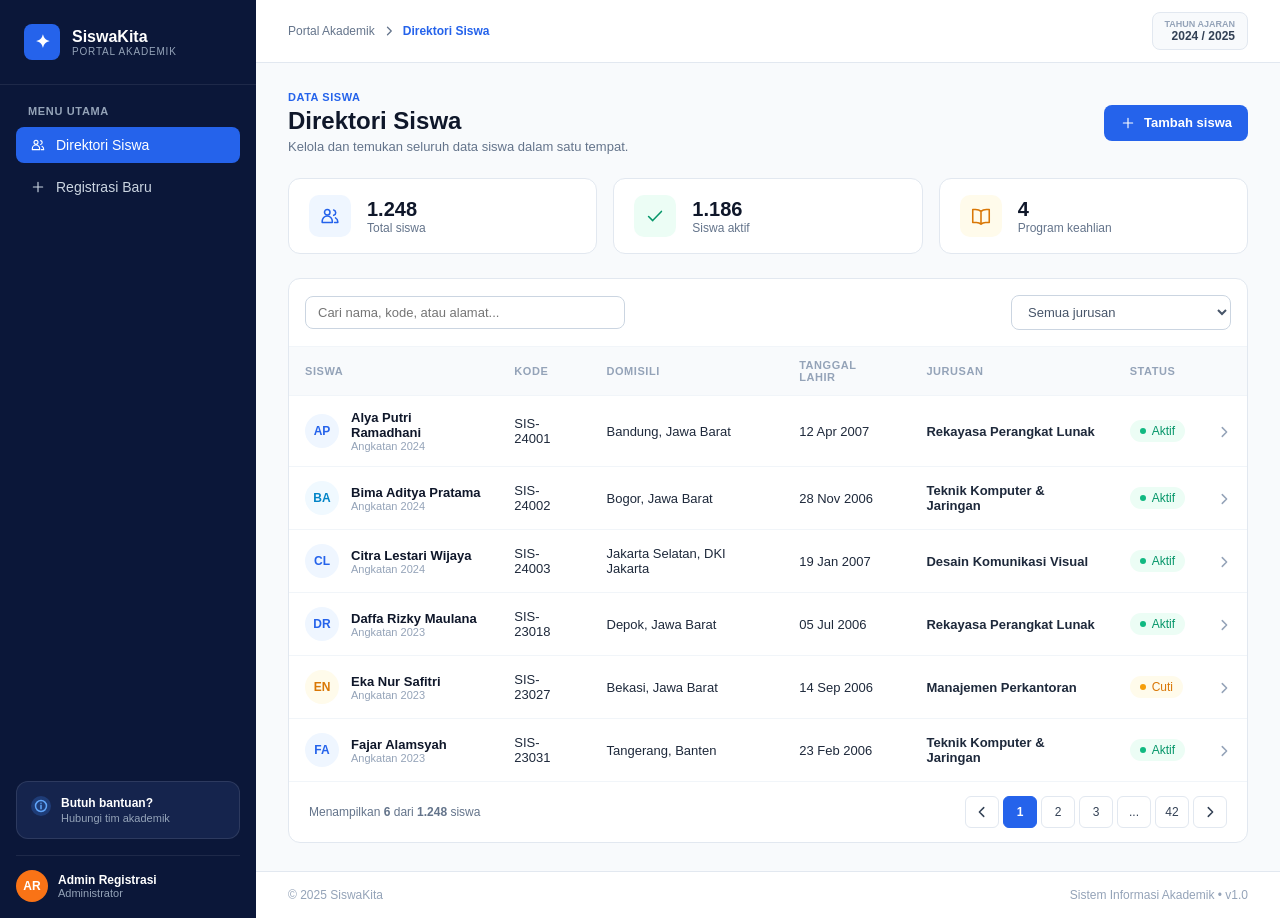
<file: index.html>
<!DOCTYPE html>
<html lang="id">
<head>
  <meta charset="UTF-8" />
  <meta name="viewport" content="width=device-width, initial-scale=1.0" />
  <title>Direktori Siswa - SiswaKita</title>
  <meta name="title" content="Direktori Siswa - SiswaKita | Portal Akademik Sekolah" />
  <meta name="description" content="Kelola dan cari data induk siswa secara terpusat melalui Direktori Siswa SiswaKita. Portal akademik resmi untuk administrasi sekolah yang cepat dan akurat." />
  <meta name="keywords" content="direktori siswa, portal akademik, sistem informasi sekolah, data siswa, SiswaKita, administrasi sekolah" />
  <meta name="author" content="Tim Akademik SiswaKita" />


  <link rel="stylesheet" href="asssets/css/style.css">
</head>
<body>

  <!-- Sidebar -->
  <aside class="sidebar">
    <div>
      <div class="brand-box">
        <div class="sidebar-brand-icon" aria-hidden="true">&#10022;</div>
        <div>
          <div class="brand-title">SiswaKita</div>
          <div class="brand-subtitle">Portal Akademik</div>
        </div>
      </div>

      <div class="menu-section">
        <p class="menu-heading">Menu Utama</p>
        <ul class="nav-list">
          <li><a href="index.html" class="nav-link-custom active" aria-current="page"><svg class="nav-icon" aria-hidden="true" viewBox="0 0 24 24" fill="none"><circle cx="9" cy="8" r="3"></circle><path d="M3.5 19v-1.5a5.5 5.5 0 0 1 11 0V19h-11ZM16 5.5a3 3 0 0 1 0 5.8M18 14a5 5 0 0 1 2.5 4.3V19H17"></path></svg><span>Direktori Siswa</span></a></li>
          <li><a href="registrasi.html" class="nav-link-custom"><svg class="nav-icon" aria-hidden="true" viewBox="0 0 24 24" fill="none"><path d="M12 5v14M5 12h14"></path></svg><span>Registrasi Baru</span></a></li>
        </ul>
      </div>
    </div>

    <div class="sidebar-footer">
      <div class="help-box">
        <div class="help-badge"><svg class="ui-icon" aria-hidden="true" viewBox="0 0 16 16" fill="none"><circle cx="8" cy="8" r="6.25"></circle><path d="M8 7.25v4M8 4.75h.01"></path></svg></div>
        <div>
          <div class="help-title">Butuh bantuan?</div>
          <div class="help-subtitle">Hubungi tim akademik</div>
        </div>
      </div>

      <div class="admin-box">
        <div class="admin-avatar">AR</div>
        <div>
          <div class="admin-name">Admin Registrasi</div>
          <div class="admin-role">Administrator</div>
        </div>
      </div>
    </div>
  </aside>

  <!-- Main Content -->
  <div class="main-wrapper">
    <div>
      <header class="topbar">
        <nav class="breadcrumb-custom" aria-label="Breadcrumb">
          <span>Portal Akademik</span>
          <svg class="ui-icon breadcrumb-icon" aria-hidden="true" viewBox="0 0 16 16" fill="none"><path d="m6 3 5 5-5 5"></path></svg>
          <span class="breadcrumb-active">Direktori Siswa</span>
        </nav>
        <div class="tahun-box">
          <div class="tahun-label">Tahun Ajaran</div>
          <div class="tahun-value">2024 / 2025</div>
        </div>
      </header>

      <main class="content-container">
        <div class="page-header">
          <div>
            <div class="page-eyebrow">Data Siswa</div>
            <h1 class="page-title">Direktori Siswa</h1>
            <p class="page-subtitle">Kelola dan temukan seluruh data siswa dalam satu tempat.</p>
          </div>
          <a href="registrasi.html" class="btn-primary-custom"><svg class="ui-icon" aria-hidden="true" viewBox="0 0 24 24" fill="none"><path d="M12 5v14M5 12h14"></path></svg>Tambah siswa</a>
        </div>

        <!-- Stat Cards -->
        <div class="stats-grid">
          <div class="stat-card">
            <div class="stat-icon icon-blue"><svg aria-hidden="true" viewBox="0 0 24 24" fill="none"><circle cx="9" cy="8" r="3"></circle><path d="M3.5 19v-1.5a5.5 5.5 0 0 1 11 0V19h-11ZM16 5.5a3 3 0 0 1 0 5.8M18 14a5 5 0 0 1 2.5 4.3V19H17"></path></svg></div>
            <div>
              <div class="stat-number">1.248</div>
              <div class="stat-label">Total siswa</div>
            </div>
          </div>

          <div class="stat-card">
            <div class="stat-icon icon-green"><svg aria-hidden="true" viewBox="0 0 24 24" fill="none"><path d="m5 12.5 4.5 4.5L19 7"></path></svg></div>
            <div>
              <div class="stat-number">1.186</div>
              <div class="stat-label">Siswa aktif</div>
            </div>
          </div>

          <div class="stat-card">
            <div class="stat-icon icon-amber"><svg aria-hidden="true" viewBox="0 0 24 24" fill="none"><path d="M12 7v14M12 7C10.7 5.7 8.8 5 6 5H3v14h4c2.2 0 3.8.6 5 2m0-14c1.3-1.3 3.2-2 6-2h3v14h-4c-2.2 0-3.8.6-5 2"></path></svg></div>
            <div>
              <div class="stat-number">4</div>
              <div class="stat-label">Program keahlian</div>
            </div>
          </div>
        </div>
 <!-- Table Card -->
        <div class="table-card">
          <div class="filter-bar">
            <input type="text" id="searchInput" class="search-input" placeholder="Cari nama, kode, atau alamat...">
            <select id="jurusanFilter" class="jurusan-select">
              <option value="ALL">Semua jurusan</option>
              <option value="Rekayasa Perangkat Lunak">Rekayasa Perangkat Lunak</option>
              <option value="Teknik Komputer & Jaringan">Teknik Komputer & Jaringan</option>
              <option value="Desain Komunikasi Visual">Desain Komunikasi Visual</option>
              <option value="Manajemen Perkantoran">Manajemen Perkantoran</option>
            </select>
          </div>

          <div class="table-responsive">
            <table class="table-custom">
              <thead>
                <tr>
                  <th>Siswa</th>
                  <th>Kode</th>
                  <th>Domisili</th>
                  <th>Tanggal Lahir</th>
                  <th>Jurusan</th>
                  <th>Status</th>
                  <th></th>
                </tr>
              </thead>
              <tbody>
                <tr class="student-row" data-jurusan="Rekayasa Perangkat Lunak">
                  <td>
                    <div class="student-info">
                      <div class="avatar-circle av-blue">AP</div>
                      <div>
                        <div class="student-name">Alya Putri Ramadhani</div>
                        <div class="student-angkatan">Angkatan 2024</div>
                      </div>
                    </div>
                  </td>
                  <td>SIS-24001</td>
                  <td>Bandung, Jawa Barat</td>
                  <td>12 Apr 2007</td>
                  <td><strong>Rekayasa Perangkat Lunak</strong></td>
                  <td><span class="badge-aktif"><span class="dot-green"></span> Aktif</span></td>
                  <td><svg class="ui-icon row-chevron" aria-hidden="true" viewBox="0 0 16 16" fill="none"><path d="m6 3 5 5-5 5"></path></svg></td>
                </tr>

                <tr class="student-row" data-jurusan="Teknik Komputer & Jaringan">
                  <td>
                    <div class="student-info">
                      <div class="avatar-circle av-sky">BA</div>
                      <div>
                        <div class="student-name">Bima Aditya Pratama</div>
                        <div class="student-angkatan">Angkatan 2024</div>
                      </div>
                    </div>
                  </td>
                  <td>SIS-24002</td>
                  <td>Bogor, Jawa Barat</td>
                  <td>28 Nov 2006</td>
                  <td><strong>Teknik Komputer & Jaringan</strong></td>
                  <td><span class="badge-aktif"><span class="dot-green"></span> Aktif</span></td>
                  <td><svg class="ui-icon row-chevron" aria-hidden="true" viewBox="0 0 16 16" fill="none"><path d="m6 3 5 5-5 5"></path></svg></td>
                </tr>

                <tr class="student-row" data-jurusan="Desain Komunikasi Visual">
                  <td>
                    <div class="student-info">
                      <div class="avatar-circle av-blue">CL</div>
                      <div>
                        <div class="student-name">Citra Lestari Wijaya</div>
                        <div class="student-angkatan">Angkatan 2024</div>
                      </div>
                    </div>
                  </td>
                  <td>SIS-24003</td>
                  <td>Jakarta Selatan, DKI Jakarta</td>
                  <td>19 Jan 2007</td>
                  <td><strong>Desain Komunikasi Visual</strong></td>
                  <td><span class="badge-aktif"><span class="dot-green"></span> Aktif</span></td>
                  <td><svg class="ui-icon row-chevron" aria-hidden="true" viewBox="0 0 16 16" fill="none"><path d="m6 3 5 5-5 5"></path></svg></td>
                </tr>

                <tr class="student-row" data-jurusan="Rekayasa Perangkat Lunak">
                  <td>
                    <div class="student-info">
                      <div class="avatar-circle av-blue">DR</div>
                      <div>
                        <div class="student-name">Daffa Rizky Maulana</div>
                        <div class="student-angkatan">Angkatan 2023</div>
                      </div>
                    </div>
                  </td>
                  <td>SIS-23018</td>
                  <td>Depok, Jawa Barat</td>
                  <td>05 Jul 2006</td>
                  <td><strong>Rekayasa Perangkat Lunak</strong></td>
                  <td><span class="badge-aktif"><span class="dot-green"></span> Aktif</span></td>
                  <td><svg class="ui-icon row-chevron" aria-hidden="true" viewBox="0 0 16 16" fill="none"><path d="m6 3 5 5-5 5"></path></svg></td>
                </tr>

                <tr class="student-row" data-jurusan="Manajemen Perkantoran">
                  <td>
                    <div class="student-info">
                      <div class="avatar-circle av-amber">EN</div>
                      <div>
                        <div class="student-name">Eka Nur Safitri</div>
                        <div class="student-angkatan">Angkatan 2023</div>
                      </div>
                    </div>
                  </td>
                  <td>SIS-23027</td>
                  <td>Bekasi, Jawa Barat</td>
                  <td>14 Sep 2006</td>
                  <td><strong>Manajemen Perkantoran</strong></td>
                  <td><span class="badge-cuti"><span class="dot-amber"></span> Cuti</span></td>
                  <td><svg class="ui-icon row-chevron" aria-hidden="true" viewBox="0 0 16 16" fill="none"><path d="m6 3 5 5-5 5"></path></svg></td>
                </tr>

                <tr class="student-row" data-jurusan="Teknik Komputer & Jaringan">
                  <td>
                    <div class="student-info">
                      <div class="avatar-circle av-blue">FA</div>
                      <div>
                        <div class="student-name">Fajar Alamsyah</div>
                        <div class="student-angkatan">Angkatan 2023</div>
                      </div>
                    </div>
                  </td>
                  <td>SIS-23031</td>
                  <td>Tangerang, Banten</td>
                  <td>23 Feb 2006</td>
                  <td><strong>Teknik Komputer & Jaringan</strong></td>
                  <td><span class="badge-aktif"><span class="dot-green"></span> Aktif</span></td>
                  <td><svg class="ui-icon row-chevron" aria-hidden="true" viewBox="0 0 16 16" fill="none"><path d="m6 3 5 5-5 5"></path></svg></td>
                </tr>
              </tbody>
            </table>
          </div>

          <div class="table-footer">
            <div>Menampilkan <strong>6</strong> dari <strong>1.248</strong> siswa</div>
            <ul class="pagination-list">
              <li><a href="#" class="page-btn" aria-label="Halaman sebelumnya"><svg class="ui-icon" aria-hidden="true" viewBox="0 0 16 16" fill="none"><path d="m10 3-5 5 5 5"></path></svg></a></li>
              <li><a href="#" class="page-btn active">1</a></li>
              <li><a href="#" class="page-btn">2</a></li>
              <li><a href="#" class="page-btn">3</a></li>
              <li><span class="page-btn">...</span></li>
              <li><a href="#" class="page-btn">42</a></li>
              <li><a href="#" class="page-btn" aria-label="Halaman berikutnya"><svg class="ui-icon" aria-hidden="true" viewBox="0 0 16 16" fill="none"><path d="m6 3 5 5-5 5"></path></svg></a></li>
            </ul>
          </div>
        </div>
      </main>
    </div>

    <footer class="footer-custom">
      <span>&copy; 2025 SiswaKita</span>
      <span>Sistem Informasi Akademik &bull; v1.0</span>
    </footer>
  </div>

  <script src="asssets/js/script.js"></script>
</body>
</html>
</file>
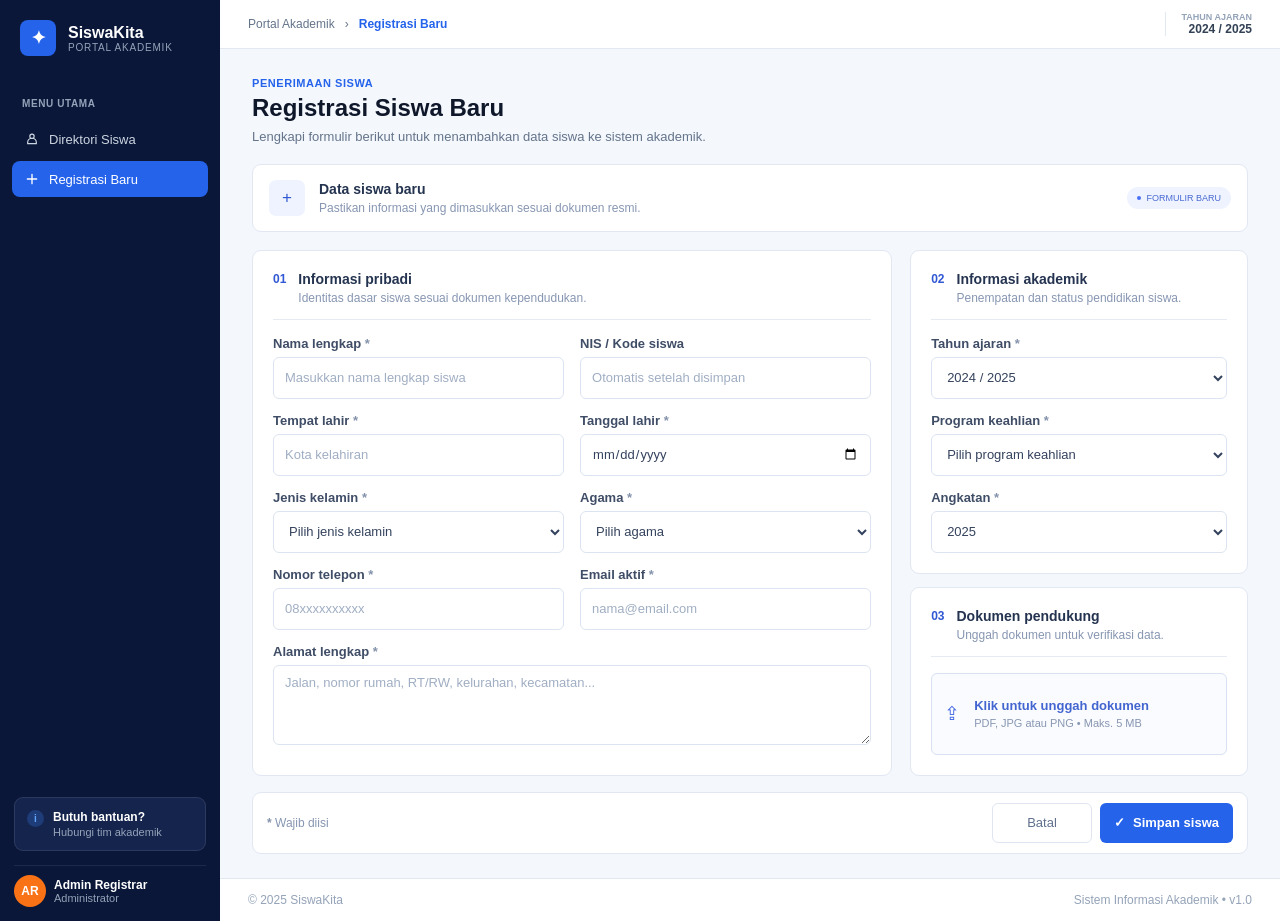
<file: registrasi.html>
<!DOCTYPE html>
<html lang="id">
<head>
  <meta charset="UTF-8">
  <meta name="viewport" content="width=device-width, initial-scale=1.0">
  <title>Registrasi Siswa Baru - SiswaKita</title>
  <link rel="stylesheet" href="asssets/css/style.css">
</head>
<body class="registration-page">
  <aside class="sidebar">
    <div>
      <a class="brand-box" href="index.html">
        <span class="sidebar-brand-icon" aria-hidden="true">&#10022;</span>
        <span>
          <span class="brand-title">SiswaKita</span>
          <span class="brand-subtitle">Portal Akademik</span>
        </span>
      </a>

      <nav class="menu-section" aria-label="Menu utama">
        <p class="menu-heading">Menu Utama</p>
        <ul class="nav-list">
          <li><a href="index.html" class="nav-link-custom"><svg class="nav-icon" aria-hidden="true" viewBox="0 0 24 24" fill="none"><circle cx="12" cy="8" r="3.25"></circle><path d="M5.5 19v-1.6a6.5 6.5 0 0 1 13 0V19h-13Z"></path></svg><span>Direktori Siswa</span></a></li>
          <li><a href="registrasi.html" class="nav-link-custom active" aria-current="page"><svg class="nav-icon" aria-hidden="true" viewBox="0 0 24 24" fill="none"><path d="M12 5v14M5 12h14"></path></svg><span>Registrasi Baru</span></a></li>
        </ul>
      </nav>
    </div>

    <div class="sidebar-footer">
      <div class="help-box">
        <span class="help-badge" aria-hidden="true">i</span>
        <div>
          <div class="help-title">Butuh bantuan?</div>
          <div class="help-subtitle">Hubungi tim akademik</div>
        </div>
      </div>
      <div class="admin-box">
        <div class="admin-avatar">AR</div>
        <div>
          <div class="admin-name">Admin Registrar</div>
          <div class="admin-role">Administrator</div>
        </div>
      </div>
    </div>
  </aside>

  <div class="main-wrapper">
    <div>
      <header class="topbar">
        <nav class="breadcrumb-custom" aria-label="Breadcrumb">
          <a href="index.html">Portal Akademik</a>
          <span aria-hidden="true">&rsaquo;</span>
          <span class="breadcrumb-active">Registrasi Baru</span>
        </nav>
        <div class="tahun-box">
          <div class="tahun-label">Tahun Ajaran</div>
          <div class="tahun-value">2024 / 2025</div>
        </div>
      </header>

      <main class="content-container registration-content">
        <header class="registration-heading">
          <div class="page-eyebrow">Penerimaan Siswa</div>
          <h1 class="page-title">Registrasi Siswa Baru</h1>
          <p class="page-subtitle">Lengkapi formulir berikut untuk menambahkan data siswa ke sistem akademik.</p>
        </header>

        <section class="registration-notice" aria-label="Informasi formulir">
          <span class="notice-icon" aria-hidden="true">&#43;</span>
          <div class="notice-copy">
            <h2>Data siswa baru</h2>
            <p>Pastikan informasi yang dimasukkan sesuai dokumen resmi.</p>
          </div>
          <span class="notice-tag"><span></span> Formulir baru</span>
        </section>

        <form class="registration-form">
          <div class="registration-columns">
            <section class="form-panel personal-panel">
              <header class="panel-heading">
                <span class="section-number">01</span>
                <div>
                  <h2>Informasi pribadi</h2>
                  <p>Identitas dasar siswa sesuai dokumen kependudukan.</p>
                </div>
              </header>

              <div class="form-fields">
                <label class="form-field">
                  <span>Nama lengkap <b>*</b></span>
                  <input type="text" name="nama" placeholder="Masukkan nama lengkap siswa" autocomplete="name" required>
                </label>
                <label class="form-field">
                  <span>NIS / Kode siswa</span>
                  <input type="text" name="nis" placeholder="Otomatis setelah disimpan" disabled>
                </label>
                <label class="form-field">
                  <span>Tempat lahir <b>*</b></span>
                  <input type="text" name="tempat-lahir" placeholder="Kota kelahiran" required>
                </label>
                <label class="form-field">
                  <span>Tanggal lahir <b>*</b></span>
                  <input type="date" name="tanggal-lahir" required>
                </label>
                <label class="form-field">
                  <span>Jenis kelamin <b>*</b></span>
                  <select name="jenis-kelamin" required>
                    <option value="" selected disabled>Pilih jenis kelamin</option>
                    <option value="laki-laki">Laki-laki</option>
                    <option value="perempuan">Perempuan</option>
                  </select>
                </label>
                <label class="form-field">
                  <span>Agama <b>*</b></span>
                  <select name="agama" required>
                    <option value="" selected disabled>Pilih agama</option>
                    <option>Islam</option>
                    <option>Kristen</option>
                    <option>Katolik</option>
                    <option>Hindu</option>
                    <option>Buddha</option>
                    <option>Konghucu</option>
                    <option>Lainnya</option>
                  </select>
                </label>
                <label class="form-field">
                  <span>Nomor telepon <b>*</b></span>
                  <input type="tel" name="telepon" placeholder="08xxxxxxxxxx" autocomplete="tel" required>
                </label>
                <label class="form-field">
                  <span>Email aktif <b>*</b></span>
                  <input type="email" name="email" placeholder="nama@email.com" autocomplete="email" required>
                </label>
                <label class="form-field form-field-wide">
                  <span>Alamat lengkap <b>*</b></span>
                  <textarea name="alamat" rows="3" placeholder="Jalan, nomor rumah, RT/RW, kelurahan, kecamatan..." autocomplete="street-address" required></textarea>
                </label>
              </div>
            </section>

            <div class="registration-side">
              <section class="form-panel academic-panel">
                <header class="panel-heading">
                  <span class="section-number">02</span>
                  <div>
                    <h2>Informasi akademik</h2>
                    <p>Penempatan dan status pendidikan siswa.</p>
                  </div>
                </header>
                <div class="form-fields form-fields-single">
                  <label class="form-field">
                    <span>Tahun ajaran <b>*</b></span>
                    <select name="tahun-ajaran" required>
                      <option value="2024/2025">2024 / 2025</option>
                      <option value="2025/2026">2025 / 2026</option>
                    </select>
                  </label>
                  <label class="form-field">
                    <span>Program keahlian <b>*</b></span>
                    <select name="program" required>
                      <option value="" selected disabled>Pilih program keahlian</option>
                      <option>Rekayasa Perangkat Lunak</option>
                      <option>Teknik Komputer &amp; Jaringan</option>
                      <option>Desain Komunikasi Visual</option>
                      <option>Manajemen Perkantoran</option>
                    </select>
                  </label>
                  <label class="form-field">
                    <span>Angkatan <b>*</b></span>
                    <select name="angkatan" required>
                      <option value="2025">2025</option>
                      <option value="2024">2024</option>
                      <option value="2023">2023</option>
                    </select>
                  </label>
                </div>
              </section>

              <section class="form-panel document-panel">
                <header class="panel-heading">
                  <span class="section-number">03</span>
                  <div>
                    <h2>Dokumen pendukung</h2>
                    <p>Unggah dokumen untuk verifikasi data.</p>
                  </div>
                </header>
                <label class="upload-area">
                  <input type="file" name="dokumen" accept=".pdf,.jpg,.jpeg,.png">
                  <span class="upload-icon" aria-hidden="true">&#8682;</span>
                  <span class="upload-copy">
                    <strong>Klik untuk unggah dokumen</strong>
                    <small>PDF, JPG atau PNG &bull; Maks. 5 MB</small>
                  </span>
                </label>
              </section>
            </div>
          </div>

          <div class="form-actions">
            <span><b>*</b> Wajib diisi</span>
            <div>
              <a class="btn-secondary-custom" href="index.html">Batal</a>
              <button class="btn-primary-custom" type="submit"><span aria-hidden="true">&#10003;</span> Simpan siswa</button>
            </div>
          </div>
        </form>
      </main>
    </div>

    <footer class="footer-custom">
      <span>&copy; 2025 SiswaKita</span>
      <span>Sistem Informasi Akademik &bull; v1.0</span>
    </footer>
  </div>
</body>
</html>
</file>
<file: asssets/css/style.css>
* {
  box-sizing: border-box;
  margin: 0;
  padding: 0;
}

body {
  font-family: -apple-system, BlinkMacSystemFont, "Segoe UI", Roboto, Helvetica, Arial, sans-serif;
  background-color: #F8FAFC;
  color: #1E293B;
  display: flex;
  min-height: 100vh;
}

/* Sidebar */
.sidebar {
  width: 256px;
  background-color: #0B1739;
  color: #FFFFFF;
  display: flex;
  flex-direction: column;
  justify-content: space-between;
  flex-shrink: 0;
}

.brand-box {
  padding: 24px;
  display: flex;
  align-items: center;
  gap: 12px;
  border-bottom: 1px solid rgba(255, 255, 255, 0.08);
}

.sidebar-brand-icon {
  width: 36px;
  height: 36px;
  background-color: #2563EB;
  border-radius: 8px;
  display: flex;
  align-items: center;
  justify-content: center;
  font-weight: 700;
  font-size: 18px;
}

.brand-title {
  font-size: 16px;
  font-weight: 700;
  line-height: 1.2;
}

.brand-subtitle {
  font-size: 10px;
  color: #94A3B8;
  text-transform: uppercase;
  letter-spacing: 0.08em;
}

.menu-section {
  padding: 20px 16px;
}

.menu-heading {
  padding: 0 12px;
  font-size: 11px;
  font-weight: 600;
  color: #94A3B8;
  text-transform: uppercase;
  letter-spacing: 0.06em;
  margin-bottom: 10px;
}

.nav-list {
  list-style: none;
  display: flex;
  flex-direction: column;
  gap: 6px;
}

.nav-link-custom {
  display: flex;
  align-items: center;
  gap: 10px;
  padding: 10px 14px;
  border-radius: 8px;
  color: #CBD5E1;
  text-decoration: none;
  font-size: 14px;
  font-weight: 500;
  transition: 0.2s;
}

.nav-link-custom:hover {
  background-color: rgba(255, 255, 255, 0.08);
  color: #FFFFFF;
}

.nav-link-custom.active {
  background-color: #2563EB;
  color: #FFFFFF;
}

.nav-icon {
  width: 16px;
  height: 16px;
  flex: 0 0 16px;
  stroke: currentColor;
  stroke-width: 1.7;
  stroke-linecap: round;
  stroke-linejoin: round;
}

.ui-icon {
  width: 16px;
  height: 16px;
  flex: 0 0 16px;
  stroke: currentColor;
  stroke-width: 1.7;
  stroke-linecap: round;
  stroke-linejoin: round;
}

.breadcrumb-icon {
  width: 12px;
  height: 12px;
  flex-basis: 12px;
}

.sidebar-footer {
  padding: 16px;
}

.help-box {
  background-color: #15244D;
  border: 1px solid rgba(255, 255, 255, 0.1);
  border-radius: 12px;
  padding: 14px;
  display: flex;
  align-items: flex-start;
  gap: 10px;
  margin-bottom: 16px;
}

.help-badge {
  width: 20px;
  height: 20px;
  border-radius: 50%;
  background-color: rgba(59, 130, 246, 0.25);
  color: #60A5FA;
  display: flex;
  align-items: center;
  justify-content: center;
  font-size: 12px;
  font-weight: 700;
  flex-shrink: 0;
}

.help-badge .ui-icon {
  width: 14px;
  height: 14px;
  flex-basis: 14px;
}

.help-title {
  font-size: 12px;
  font-weight: 600;
}

.help-subtitle {
  font-size: 11px;
  color: #94A3B8;
  margin-top: 2px;
}

.admin-box {
  display: flex;
  align-items: center;
  gap: 10px;
  padding-top: 14px;
  border-top: 1px solid rgba(255, 255, 255, 0.08);
}

.admin-avatar {
  width: 32px;
  height: 32px;
  border-radius: 50%;
  background-color: #F97316;
  display: flex;
  align-items: center;
  justify-content: center;
  font-size: 12px;
  font-weight: 700;
}

.admin-name {
  font-size: 12px;
  font-weight: 600;
}

.admin-role {
  font-size: 11px;
  color: #94A3B8;
}

/* Main Content Area */
.main-wrapper {
  flex: 1;
  display: flex;
  flex-direction: column;
  justify-content: space-between;
  min-width: 0;
}

.topbar {
  background-color: #FFFFFF;
  border-bottom: 1px solid #E2E8F0;
  padding: 12px 32px;
  display: flex;
  align-items: center;
  justify-content: space-between;
}

.breadcrumb-custom {
  font-size: 12px;
  color: #64748B;
  display: flex;
  align-items: center;
  gap: 8px;
}

.breadcrumb-active {
  color: #2563EB;
  font-weight: 600;
}

.tahun-box {
  border: 1px solid #E2E8F0;
  background-color: #F8FAFC;
  border-radius: 8px;
  padding: 6px 12px;
  text-align: right;
}

.tahun-label {
  font-size: 9px;
  font-weight: 700;
  color: #94A3B8;
  text-transform: uppercase;
}

.tahun-value {
  font-size: 12px;
  font-weight: 700;
  color: #334155;
}

.content-container {
  max-width: 1140px;
  width: 100%;
  margin: 0 auto;
  padding: 28px 32px;
}

/* Page Header */
.page-header {
  display: flex;
  align-items: center;
  justify-content: space-between;
  margin-bottom: 24px;
  gap: 16px;
}

.page-eyebrow {
  font-size: 11px;
  font-weight: 700;
  color: #2563EB;
  text-transform: uppercase;
  letter-spacing: 0.05em;
  margin-bottom: 4px;
}

.page-title {
  font-size: 24px;
  font-weight: 700;
  color: #0F172A;
}

.page-subtitle {
  font-size: 13px;
  color: #64748B;
  margin-top: 4px;
}

.btn-primary-custom {
  background-color: #2563EB;
  color: #FFFFFF;
  text-decoration: none;
  font-size: 13px;
  font-weight: 600;
  padding: 10px 16px;
  border-radius: 8px;
  display: inline-flex;
  align-items: center;
  gap: 8px;
  transition: 0.2s;
  border: none;
  cursor: pointer;
}

.btn-primary-custom:hover {
  background-color: #1D4ED8;
}

/* Stat Cards */
.stats-grid {
  display: grid;
  grid-template-columns: repeat(3, 1fr);
  gap: 16px;
  margin-bottom: 24px;
}

.stat-card {
  background-color: #FFFFFF;
  border: 1px solid #E2E8F0;
  border-radius: 12px;
  padding: 16px 20px;
  display: flex;
  align-items: center;
  gap: 16px;
}

.stat-icon {
  width: 42px;
  height: 42px;
  border-radius: 10px;
  display: flex;
  align-items: center;
  justify-content: center;
  font-size: 18px;
  font-weight: 700;
}

.stat-icon svg {
  width: 22px;
  height: 22px;
  stroke: currentColor;
  stroke-width: 1.7;
  stroke-linecap: round;
  stroke-linejoin: round;
}

.icon-blue { background-color: #EFF6FF; color: #2563EB; }
.icon-green { background-color: #ECFDF5; color: #059669; }
.icon-amber { background-color: #FFFBEB; color: #D97706; }

.stat-number {
  font-size: 20px;
  font-weight: 700;
  color: #0F172A;
}

.stat-label {
  font-size: 12px;
  color: #64748B;
}

/* Table Card & Filters */
.table-card {
  background-color: #FFFFFF;
  border: 1px solid #E2E8F0;
  border-radius: 12px;
  overflow: hidden;
}

.filter-bar {
  padding: 16px;
  border-bottom: 1px solid #F1F5F9;
  display: flex;
  align-items: center;
  justify-content: space-between;
  gap: 12px;
}

.search-input {
  width: 320px;
  padding: 8px 12px;
  border: 1px solid #CBD5E1;
  border-radius: 8px;
  font-size: 13px;
  outline: none;
}

.search-input:focus {
  border-color: #2563EB;
}

.jurusan-select {
  width: 220px;
  padding: 8px 12px;
  border: 1px solid #CBD5E1;
  border-radius: 8px;
  font-size: 13px;
  color: #475569;
  background-color: #FFFFFF;
  outline: none;
}

.table-responsive {
  overflow-x: auto;
}

.table-custom {
  width: 100%;
  border-collapse: collapse;
  text-align: left;
}

.table-custom th {
  font-size: 11px;
  font-weight: 700;
  text-transform: uppercase;
  letter-spacing: 0.05em;
  color: #94A3B8;
  background-color: #F8FAFC;
  border-bottom: 1px solid #F1F5F9;
  padding: 12px 16px;
}

.table-custom td {
  font-size: 13px;
  padding: 14px 16px;
  border-bottom: 1px solid #F1F5F9;
  vertical-align: middle;
}

.row-chevron {
  width: 14px;
  height: 14px;
  color: #94A3B8;
  vertical-align: middle;
}

.table-custom tr:hover {
  background-color: #F8FAFC;
}

.student-info {
  display: flex;
  align-items: center;
  gap: 12px;
}

.avatar-circle {
  width: 34px;
  height: 34px;
  border-radius: 50%;
  font-size: 12px;
  font-weight: 700;
  display: flex;
  align-items: center;
  justify-content: center;
  flex-shrink: 0;
}

.av-blue { background-color: #EFF6FF; color: #2563EB; }
.av-sky { background-color: #F0F9FF; color: #0284C7; }
.av-amber { background-color: #FFFBEB; color: #D97706; }

.student-name {
  font-weight: 600;
  color: #0F172A;
}

.student-angkatan {
  font-size: 11px;
  color: #94A3B8;
}

.badge-aktif {
  background-color: #ECFDF5;
  color: #059669;
  padding: 4px 10px;
  border-radius: 999px;
  font-size: 12px;
  font-weight: 500;
  display: inline-flex;
  align-items: center;
  gap: 6px;
}

.badge-cuti {
  background-color: #FFFBEB;
  color: #D97706;
  padding: 4px 10px;
  border-radius: 999px;
  font-size: 12px;
  font-weight: 500;
  display: inline-flex;
  align-items: center;
  gap: 6px;
}

.dot-green { width: 6px; height: 6px; border-radius: 50%; background-color: #10B981; }
.dot-amber { width: 6px; height: 6px; border-radius: 50%; background-color: #F59E0B; }

/* Pagination & Footer */
.table-footer {
  padding: 14px 20px;
  display: flex;
  align-items: center;
  justify-content: space-between;
  font-size: 12px;
  color: #64748B;
}

.pagination-list {
  display: flex;
  align-items: center;
  gap: 4px;
  list-style: none;
}

.page-btn {
  min-width: 34px;
  height: 32px;
  padding: 0 9px;
  border: 1px solid #E2E8F0;
  border-radius: 6px;
  text-decoration: none;
  color: #334155;
  font-size: 12px;
  display: inline-flex;
  align-items: center;
  justify-content: center;
  line-height: 1;
  white-space: nowrap;
}

.page-btn .ui-icon {
  width: 14px;
  height: 14px;
  flex-basis: 14px;
  flex-shrink: 0;
}

.page-btn.active {
  background-color: #2563EB;
  color: #FFFFFF;
  border-color: #2563EB;
  font-weight: 600;
}

.page-btn.disabled {
  color: #94A3B8;
  background-color: #F8FAFC;
  cursor: not-allowed;
}

.footer-custom {
  background-color: #FFFFFF;
  border-top: 1px solid #E2E8F0;
  padding: 16px 32px;
  display: flex;
  align-items: center;
  justify-content: space-between;
  font-size: 12px;
  color: #94A3B8;
}

/* Registration page */
.registration-page {
  background-color: #F4F7FC;
}

.registration-page .sidebar {
  width: 168px;
}

.registration-page .brand-box {
  padding: 16px 14px;
  gap: 9px;
  border: 0;
  color: inherit;
  text-decoration: none;
}

.registration-page .sidebar-brand-icon {
  width: 28px;
  height: 28px;
  border-radius: 8px;
  font-size: 16px;
  flex-shrink: 0;
}

.registration-page .brand-title {
  display: block;
  font-size: 13px;
}

.registration-page .brand-subtitle {
  display: block;
  font-size: 7px;
}

.registration-page .menu-section {
  padding: 20px 8px;
}

.registration-page .menu-heading {
  padding: 0 8px;
  font-size: 8px;
  margin-bottom: 12px;
}

.registration-page .nav-list {
  gap: 4px;
}

.registration-page .nav-link-custom {
  padding: 10px 11px;
  gap: 8px;
  border-radius: 8px;
  font-size: 10px;
  white-space: nowrap;
}

.registration-page .nav-icon {
  width: 13px;
  height: 13px;
  flex: 0 0 13px;
  stroke: currentColor;
  stroke-width: 1.8;
  stroke-linecap: round;
  stroke-linejoin: round;
}

.registration-page .nav-link-custom.active .nav-icon {
  stroke-width: 2;
}

.registration-page .sidebar-footer {
  padding: 10px;
}

.registration-page .help-box {
  padding: 10px 8px;
  gap: 7px;
  border-radius: 9px;
  margin-bottom: 10px;
}

.registration-page .help-badge {
  width: 17px;
  height: 17px;
  font-size: 10px;
}

.registration-page .help-title,
.registration-page .admin-name {
  font-size: 9px;
}

.registration-page .help-subtitle,
.registration-page .admin-role {
  font-size: 8px;
}

.registration-page .admin-box {
  gap: 8px;
  padding-top: 9px;
}

.registration-page .admin-avatar {
  width: 22px;
  height: 22px;
  font-size: 8px;
  flex-shrink: 0;
}

.registration-page .topbar {
  min-height: 49px;
  padding: 7px 24px;
}

.registration-page .breadcrumb-custom {
  gap: 18px;
  font-size: 9px;
}

.registration-page .breadcrumb-custom a {
  color: inherit;
  text-decoration: none;
}

.registration-page .tahun-box {
  background: transparent;
  border: 0;
  border-left: 1px solid #E2E8F0;
  border-radius: 0;
  padding: 0 0 0 16px;
}

.registration-page .tahun-label {
  font-size: 7px;
}

.registration-page .tahun-value {
  font-size: 9px;
}

.registration-page .content-container {
  max-width: 1024px;
  padding: 20px 30px 16px;
}

.registration-heading {
  margin-bottom: 17px;
}

.registration-heading .page-eyebrow {
  font-size: 8px;
  margin-bottom: 7px;
}

.registration-heading .page-title {
  font-size: 22px;
  line-height: 1.2;
}

.registration-heading .page-subtitle {
  font-size: 10px;
  margin-top: 5px;
}

.registration-notice,
.form-panel,
.form-actions {
  background: #FFFFFF;
  border: 1px solid #E1E8F3;
  border-radius: 9px;
}

.registration-notice {
  min-height: 55px;
  display: flex;
  align-items: center;
  gap: 12px;
  padding: 10px 13px;
  margin-bottom: 15px;
}

.notice-icon {
  width: 29px;
  height: 29px;
  flex: 0 0 29px;
  display: grid;
  place-items: center;
  color: #3158D4;
  background: #EEF3FF;
  border-radius: 7px;
  font-size: 17px;
}

.notice-copy h2,
.panel-heading h2 {
  margin: 0;
  color: #24334F;
  font-size: 11px;
  font-weight: 700;
}

.notice-copy p,
.panel-heading p {
  margin: 4px 0 0;
  color: #8796B2;
  font-size: 8px;
}

.notice-tag {
  display: inline-flex;
  align-items: center;
  gap: 5px;
  margin-left: auto;
  padding: 5px 9px;
  border-radius: 999px;
  color: #496AD2;
  background: #EEF3FF;
  font-size: 7px;
  text-transform: uppercase;
  white-space: nowrap;
}

.notice-tag span {
  width: 4px;
  height: 4px;
  border-radius: 50%;
  background: #4770F5;
}

.registration-columns {
  display: grid;
  grid-template-columns: minmax(0, 1.95fr) minmax(245px, 1fr);
  gap: 15px;
  align-items: stretch;
}

.form-panel {
  padding: 15px;
}

.personal-panel {
  padding: 15px;
}

.panel-heading {
  display: flex;
  align-items: flex-start;
  gap: 12px;
  padding-bottom: 12px;
  border-bottom: 1px solid #E5EAF3;
}

.section-number {
  padding-top: 1px;
  color: #3158D4;
  font-size: 9px;
  font-weight: 700;
}

.panel-heading h2 {
  font-size: 12px;
}

.panel-heading p {
  font-size: 8px;
}

.form-fields {
  display: grid;
  grid-template-columns: repeat(2, minmax(0, 1fr));
  column-gap: 14px;
  row-gap: 12px;
  padding-top: 13px;
}

.form-field {
  display: flex;
  flex-direction: column;
  gap: 5px;
  min-width: 0;
  color: #3F4D66;
  font-size: 8px;
  font-weight: 600;
}

.form-field b,
.form-actions > span b {
  color: #8392AA;
}

.form-field input,
.form-field select,
.form-field textarea {
  width: 100%;
  min-height: 32px;
  padding: 7px 9px;
  border: 1px solid #DCE4F1;
  border-radius: 6px;
  outline: none;
  background: #FFFFFF;
  color: #34425D;
  font: inherit;
  font-size: 8px;
  font-weight: 400;
}

.form-field input::placeholder,
.form-field textarea::placeholder {
  color: #A0AEC3;
}

.form-field input:focus,
.form-field select:focus,
.form-field textarea:focus {
  border-color: #5578E7;
  box-shadow: 0 0 0 2px rgba(49, 88, 212, 0.1);
}

.form-field input:disabled {
  color: #A0AEC3;
  background-color: #FFFFFF;
  opacity: 1;
}

.form-field textarea {
  min-height: 59px;
  resize: vertical;
}

.form-field-wide {
  grid-column: 1 / -1;
}

.registration-side {
  display: flex;
  flex-direction: column;
  gap: 13px;
}

.form-fields-single {
  grid-template-columns: 1fr;
  row-gap: 12px;
  padding-top: 13px;
}

.upload-area {
  min-height: 66px;
  display: flex;
  align-items: center;
  gap: 12px;
  margin-top: 13px;
  padding: 10px;
  border: 1px solid #D8E2F3;
  border-radius: 6px;
  background: #FAFBFE;
  cursor: pointer;
}

.upload-area:focus-within,
.upload-area:hover {
  border-color: #5578E7;
  background: #F5F7FF;
}

.upload-area input {
  position: absolute;
  width: 1px;
  height: 1px;
  overflow: hidden;
  clip: rect(0, 0, 0, 0);
  white-space: nowrap;
  clip-path: inset(50%);
}

.upload-icon {
  color: #4268E1;
  font-size: 19px;
}

.upload-copy {
  display: flex;
  flex-direction: column;
  gap: 4px;
}

.upload-copy strong {
  color: #4365D0;
  font-size: 8px;
}

.upload-copy small {
  color: #8796B2;
  font-size: 7px;
}

.form-actions {
  display: flex;
  align-items: center;
  justify-content: space-between;
  gap: 12px;
  margin-top: 13px;
  padding: 6px 12px;
}

.form-actions > span {
  color: #8796B2;
  font-size: 8px;
}

.form-actions > div {
  display: flex;
  gap: 8px;
}

.form-actions .btn-primary-custom,
.btn-secondary-custom {
  min-width: 92px;
  min-height: 29px;
  justify-content: center;
  padding: 7px 12px;
  border-radius: 6px;
  font-size: 8px;
}

.btn-secondary-custom {
  display: inline-flex;
  align-items: center;
  text-decoration: none;
  color: #60708D;
  background: #FFFFFF;
  border: 1px solid #DFE6F1;
}

.btn-secondary-custom:hover {
  background: #F8FAFD;
}

.registration-page .footer-custom {
  min-height: 27px;
  padding: 6px 30px;
  font-size: 7px;
}

@media (max-width: 900px) {
  .registration-page .sidebar {
    width: 150px;
  }

  .registration-page .content-container {
    padding-right: 20px;
    padding-left: 20px;
  }

  .registration-columns {
    grid-template-columns: 1fr;
    gap: 12px;
  }

  .form-panel,
  .personal-panel {
    padding: 12px;
  }

  .registration-side {
    display: grid;
    grid-template-columns: repeat(2, minmax(0, 1fr));
    align-items: start;
  }
}

@media (max-width: 680px) {
  .registration-page {
    display: block;
  }

  .registration-page .sidebar {
    width: 100%;
    min-height: auto;
  }

  .registration-page .sidebar > div:first-child {
    display: flex;
    align-items: center;
    justify-content: space-between;
  }

  .registration-page .brand-box {
    padding: 10px 12px;
  }

  .registration-page .menu-section {
    padding: 8px;
  }

  .registration-page .menu-heading,
  .registration-page .sidebar-footer {
    display: none;
  }

  .registration-page .nav-list {
    flex-direction: row;
  }

  .registration-page .nav-link-custom {
    padding: 8px;
    font-size: 9px;
  }

  .registration-page .main-wrapper {
    min-height: calc(100vh - 54px);
  }

  .registration-page .topbar {
    padding: 8px 14px;
  }

  .registration-page .content-container {
    padding: 18px 14px;
  }

  .registration-heading .page-title {
    font-size: 20px;
  }

  .registration-columns {
    grid-template-columns: 1fr;
  }

  .registration-side {
    grid-template-columns: 1fr;
  }

  .form-fields {
    column-gap: 10px;
  }

  .registration-page .footer-custom {
    padding: 8px 14px;
  }
}

@media (max-width: 420px) {
  .registration-page .breadcrumb-custom {
    gap: 8px;
    font-size: 8px;
  }

  .registration-page .tahun-box {
    padding-left: 8px;
  }

  .form-fields {
    grid-template-columns: 1fr;
  }

  .form-field-wide {
    grid-column: auto;
  }

  .notice-tag {
    padding: 5px 7px;
  }

  .form-actions {
    align-items: flex-start;
    flex-direction: column;
    padding: 10px;
  }

  .form-actions > div {
    width: 100%;
  }

  .form-actions .btn-primary-custom,
  .btn-secondary-custom {
    flex: 1;
  }
}

/* Responsive layouts */
.registration-page .sidebar {
  width: 220px;
}

.registration-page .brand-box {
  padding: 20px;
  gap: 12px;
}

.registration-page .sidebar-brand-icon {
  width: 36px;
  height: 36px;
  font-size: 18px;
}

.registration-page .brand-title {
  font-size: 16px;
}

.registration-page .brand-subtitle {
  font-size: 10px;
}

.registration-page .menu-section {
  padding: 22px 12px;
}

.registration-page .menu-heading {
  padding: 0 10px;
  font-size: 10px;
}

.registration-page .nav-link-custom {
  padding: 10px 12px;
  gap: 9px;
  font-size: 13px;
}

.registration-page .nav-icon {
  width: 16px;
  height: 16px;
  flex-basis: 16px;
}

.registration-page .sidebar-footer {
  padding: 14px;
}

.registration-page .help-box {
  padding: 12px;
  gap: 9px;
  margin-bottom: 14px;
}

.registration-page .help-title,
.registration-page .admin-name {
  font-size: 12px;
}

.registration-page .help-subtitle,
.registration-page .admin-role {
  font-size: 11px;
}

.registration-page .admin-avatar {
  width: 32px;
  height: 32px;
  font-size: 12px;
}

.registration-page .topbar {
  min-height: 0;
  padding: 12px 28px;
}

.registration-page .breadcrumb-custom {
  gap: 10px;
  font-size: 12px;
}

.registration-page .tahun-label {
  font-size: 9px;
}

.registration-page .tahun-value {
  font-size: 12px;
}

.registration-page .content-container {
  max-width: 1200px;
  padding: 28px 32px 24px;
}

.registration-heading {
  margin-bottom: 20px;
}

.registration-heading .page-eyebrow {
  font-size: 11px;
  margin-bottom: 5px;
}

.registration-heading .page-title {
  font-size: 24px;
}

.registration-heading .page-subtitle {
  font-size: 13px;
  margin-top: 6px;
}

.registration-notice {
  min-height: 68px;
  gap: 14px;
  padding: 14px 16px;
  margin-bottom: 18px;
}

.notice-icon {
  width: 36px;
  height: 36px;
  flex-basis: 36px;
}

.notice-copy h2,
.panel-heading h2 {
  font-size: 14px;
}

.notice-copy p,
.panel-heading p {
  font-size: 12px;
}

.notice-tag {
  padding: 6px 10px;
  font-size: 9px;
}

.registration-columns {
  grid-template-columns: minmax(0, 1.8fr) minmax(280px, 0.95fr);
  gap: 18px;
}

.form-panel,
.personal-panel {
  padding: 20px;
}

.panel-heading {
  gap: 12px;
  padding-bottom: 14px;
}

.section-number {
  font-size: 12px;
}

.form-fields {
  column-gap: 16px;
  row-gap: 14px;
  padding-top: 16px;
}

.form-field {
  gap: 6px;
  font-size: 13px;
}

.form-field input,
.form-field select,
.form-field textarea {
  min-height: 42px;
  padding: 9px 11px;
  font-size: 13px;
}

.form-field textarea {
  min-height: 80px;
}

.form-fields-single {
  row-gap: 14px;
  padding-top: 16px;
}

.upload-area {
  min-height: 82px;
  gap: 14px;
  margin-top: 16px;
  padding: 12px;
}

.upload-copy strong {
  font-size: 13px;
}

.upload-copy small {
  font-size: 11px;
}

.form-actions {
  margin-top: 16px;
  padding: 10px 14px;
}

.form-actions > span {
  font-size: 12px;
}

.form-actions .btn-primary-custom,
.btn-secondary-custom {
  min-width: 100px;
  min-height: 40px;
  padding: 9px 14px;
  font-size: 13px;
}

.registration-page .footer-custom {
  min-height: 0;
  padding: 14px 28px;
  font-size: 12px;
}

@media (max-width: 900px) {
  .sidebar {
    width: 210px;
  }

  .content-container {
    padding-right: 20px;
    padding-left: 20px;
  }

  .stats-grid {
    grid-template-columns: repeat(auto-fit, minmax(170px, 1fr));
  }

  .registration-page .sidebar {
    width: 190px;
  }

  .registration-page .content-container {
    padding: 22px 20px;
  }

  .registration-columns {
    grid-template-columns: minmax(0, 1fr);
    gap: 14px;
  }

  .registration-side {
    display: grid;
    grid-template-columns: repeat(2, minmax(0, 1fr));
    align-items: start;
    gap: 14px;
  }
}

@media (max-width: 760px) {
  body {
    display: block;
  }

  .sidebar,
  .registration-page .sidebar {
    width: 100%;
    min-height: 0;
  }

  .sidebar > div:first-child,
  .registration-page .sidebar > div:first-child {
    display: flex;
    flex-direction: column;
    align-items: stretch;
  }

  .sidebar .brand-box {
    padding: 12px 16px;
  }

  .sidebar .menu-section,
  .registration-page .menu-section {
    padding: 0 12px 12px;
  }

  .sidebar .menu-heading,
  .sidebar-footer,
  .registration-page .menu-heading,
  .registration-page .sidebar-footer {
    display: none;
  }

  .sidebar .nav-list,
  .registration-page .nav-list {
    flex-direction: row;
    gap: 8px;
  }

  .sidebar .nav-link-custom,
  .registration-page .nav-link-custom {
    min-height: 40px;
    padding: 9px 12px;
    font-size: 13px;
    white-space: normal;
  }

  .topbar,
  .registration-page .topbar {
    padding: 10px 16px;
  }

  .content-container,
  .registration-page .content-container {
    padding: 20px 16px;
  }

  .footer-custom,
  .registration-page .footer-custom {
    padding: 12px 16px;
  }
}

@media (max-width: 560px) {
  .page-header {
    align-items: stretch;
    flex-direction: column;
  }

  .page-title,
  .registration-heading .page-title {
    font-size: 21px;
  }

  .page-subtitle,
  .registration-heading .page-subtitle {
    font-size: 13px;
    line-height: 1.5;
  }

  .page-header .btn-primary-custom {
    align-self: flex-start;
  }

  .filter-bar {
    align-items: stretch;
    flex-direction: column;
  }

  .search-input,
  .jurusan-select {
    width: 100%;
    max-width: none;
    min-height: 40px;
  }

  .table-custom {
    min-width: 760px;
  }

  .table-footer {
    align-items: flex-start;
    flex-direction: column;
    gap: 12px;
    padding: 14px 16px;
  }

  .pagination-list {
    max-width: 100%;
    overflow-x: auto;
    padding-bottom: 2px;
  }

  .stats-grid {
    grid-template-columns: repeat(2, minmax(0, 1fr));
  }

  .stat-card {
    gap: 10px;
    padding: 14px;
  }

  .stat-icon {
    width: 36px;
    height: 36px;
    flex: 0 0 36px;
  }

  .registration-page .topbar {
    gap: 10px;
  }

  .registration-page .breadcrumb-custom {
    gap: 8px;
    font-size: 11px;
  }

  .registration-page .tahun-box {
    padding-left: 10px;
  }

  .registration-heading {
    margin-bottom: 16px;
  }

  .registration-notice {
    flex-wrap: wrap;
  }

  .notice-tag {
    margin-left: 50px;
  }

  .registration-side {
    grid-template-columns: minmax(0, 1fr);
  }

  .form-fields {
    grid-template-columns: minmax(0, 1fr);
  }

  .form-field-wide {
    grid-column: auto;
  }

  .form-actions {
    align-items: stretch;
    flex-direction: column;
    padding: 12px;
  }

  .form-actions > div {
    width: 100%;
  }

  .form-actions .btn-primary-custom,
  .btn-secondary-custom {
    flex: 1;
  }

  .footer-custom {
    align-items: flex-start;
    flex-direction: column;
    gap: 4px;
  }
}

@media (max-width: 400px) {
  .stats-grid {
    grid-template-columns: minmax(0, 1fr);
  }

  .registration-page .tahun-label {
    font-size: 8px;
  }

  .registration-page .tahun-value {
    font-size: 10px;
  }
}

.directory-notice {
  position: fixed;
  top: 24px;
  right: 24px;
  z-index: 1100;
  display: flex;
  align-items: center;
  gap: 10px;
  max-width: min(420px, calc(100vw - 32px));
  padding: 12px 14px;
  border: 1px solid #A7F3D0;
  border-radius: 8px;
  background: #ECFDF5;
  color: #047857;
  font-size: 13px;
  box-shadow: 0 8px 24px rgba(15, 23, 42, 0.12);
  transition: opacity 0.2s ease, transform 0.2s ease;
}

.directory-notice.is-hidden {
  opacity: 0;
  transform: translateY(-8px);
}

.directory-notice-icon {
  display: grid;
  width: 20px;
  height: 20px;
  flex: 0 0 20px;
  place-items: center;
  border-radius: 50%;
  background: #D1FAE5;
  font-size: 12px;
  font-weight: 700;
}

.directory-notice-close {
  display: grid;
  width: 24px;
  height: 24px;
  margin-left: 8px;
  padding: 0;
  border: 0 !important;
  border-radius: 50%;
  background: transparent;
  color: inherit;
  cursor: pointer;
  font: inherit;
  font-size: 20px;
  line-height: 24px;
  place-items: center;
}

.directory-notice-close:hover {
  background: #D1FAE5;
}

.directory-notice-close span {
  display: block;
  transform: translateY(-1px);
}

.badge-nonaktif {
  display: inline-flex;
  align-items: center;
  gap: 6px;
  padding: 4px 10px;
  border-radius: 999px;
  background: #F1F5F9;
  color: #64748B;
  font-size: 12px;
  font-weight: 500;
}

.dot-gray {
  width: 6px;
  height: 6px;
  border-radius: 50%;
  background: #94A3B8;
}

.empty-state {
  padding: 30px 16px !important;
  color: #64748B;
  text-align: center;
}

.visually-hidden {
  position: absolute;
  width: 1px;
  height: 1px;
  padding: 0;
  margin: -1px;
  overflow: hidden;
  clip: rect(0, 0, 0, 0);
  white-space: nowrap;
  border: 0;
}

.registration-error {
  margin-bottom: 15px;
  padding: 11px 14px;
  border: 1px solid #FECACA;
  border-radius: 8px;
  background: #FEF2F2;
  color: #B91C1C;
  font-size: 12px;
}

.registration-save-note {
  display: flex;
  align-items: flex-start;
  gap: 10px;
  margin-top: 13px;
  padding: 10px;
  border: 1px solid #D8E2F3;
  border-radius: 6px;
  background: #FAFBFE;
}

.registration-save-note .notice-icon {
  flex: 0 0 29px;
  color: #059669;
  background: #ECFDF5;
}

.registration-save-note strong {
  color: #3F4D66;
  font-size: 8px;
}

.registration-save-note p {
  margin: 4px 0 0;
  color: #8796B2;
  font-size: 7px;
  line-height: 1.5;
}
</file>
